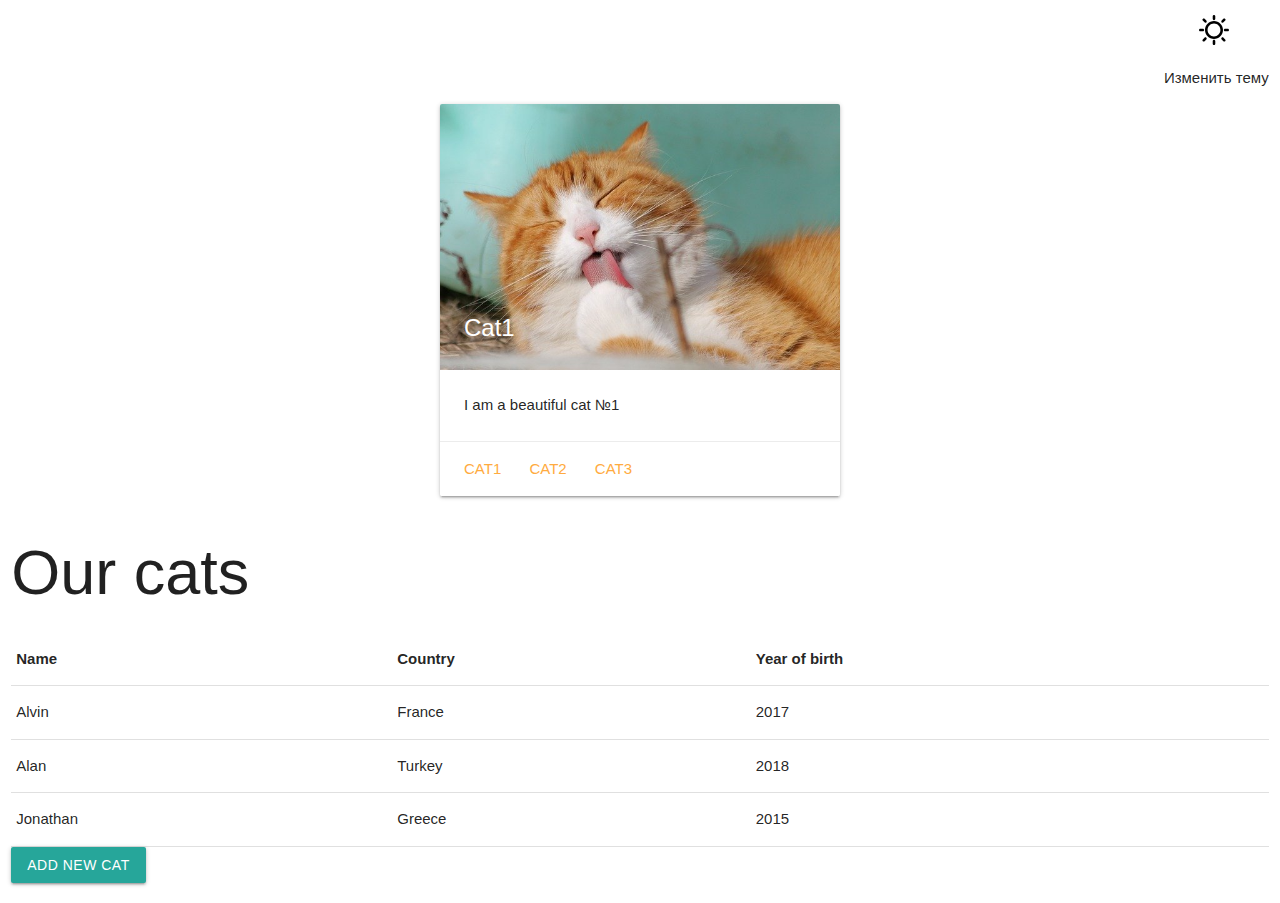
<file: 10/index.html>
<!DOCTYPE html>
<html lang="en">

<head>
    <meta charset="UTF-8">
    <meta name="viewport" content="width=device-width, initial-scale=1.0">
    <meta http-equiv="X-UA-Compatible" content="ie=edge">
    <title>Document</title>
    <link rel="stylesheet" href="./lib/materialize.min.css">
    <link rel="stylesheet" href="./styles/style.css">
</head>

<body>



    <div class="row">
        <div class="col s12 m12">
            <div id="switcher">
                <img src="./images/sun.svg" alt="sun">
                <p id="change-switcher" onclick="changeTheme()">Изменить тему</p>
            </div>


            <div class="card">
                <div class="card-image">
                    <img src="images/cat1.jpg" id="current-cat">
                    <span class="card-title" id="current-title">Cat1</span>
                </div>
                <div class="card-content" id="current-content">
                    <p>I am a beautiful cat №1</p>
                </div>
                <div class="card-action">
                    <a href="#" onclick="changePirctureInitial1()">cat1</a>
                    <a href="#" onclick="changePirctureInitial2()">cat2</a>
                    <a href="#" onclick="changePirctureInitial3()">cat3</a>
                </div>
            </div>

            <h1>Our cats</h1>

            <table>
                <thead>
                    <tr>
                        <th>Name</th>
                        <th>Country</th>
                        <th>Year of birth</th>
                    </tr>
                </thead>

                <tbody id="cat-info">
                    <tr>
                        <td>Alvin</td>
                        <td>France</td>
                        <td>2017</td>
                    </tr>
                    <tr>
                        <td>Alan</td>
                        <td>Turkey</td>
                        <td>2018</td>
                    </tr>
                    <tr>
                        <td>Jonathan</td>
                        <td>Greece</td>
                        <td>2015</td>
                    </tr>
                </tbody>
            </table>

            <a class="waves-effect waves-light btn" onclick="changeInfoCat()">Add new cat</a>
        </div>


    </div>


    <script src="./script.js"></script>
</body>

</html>
</file>
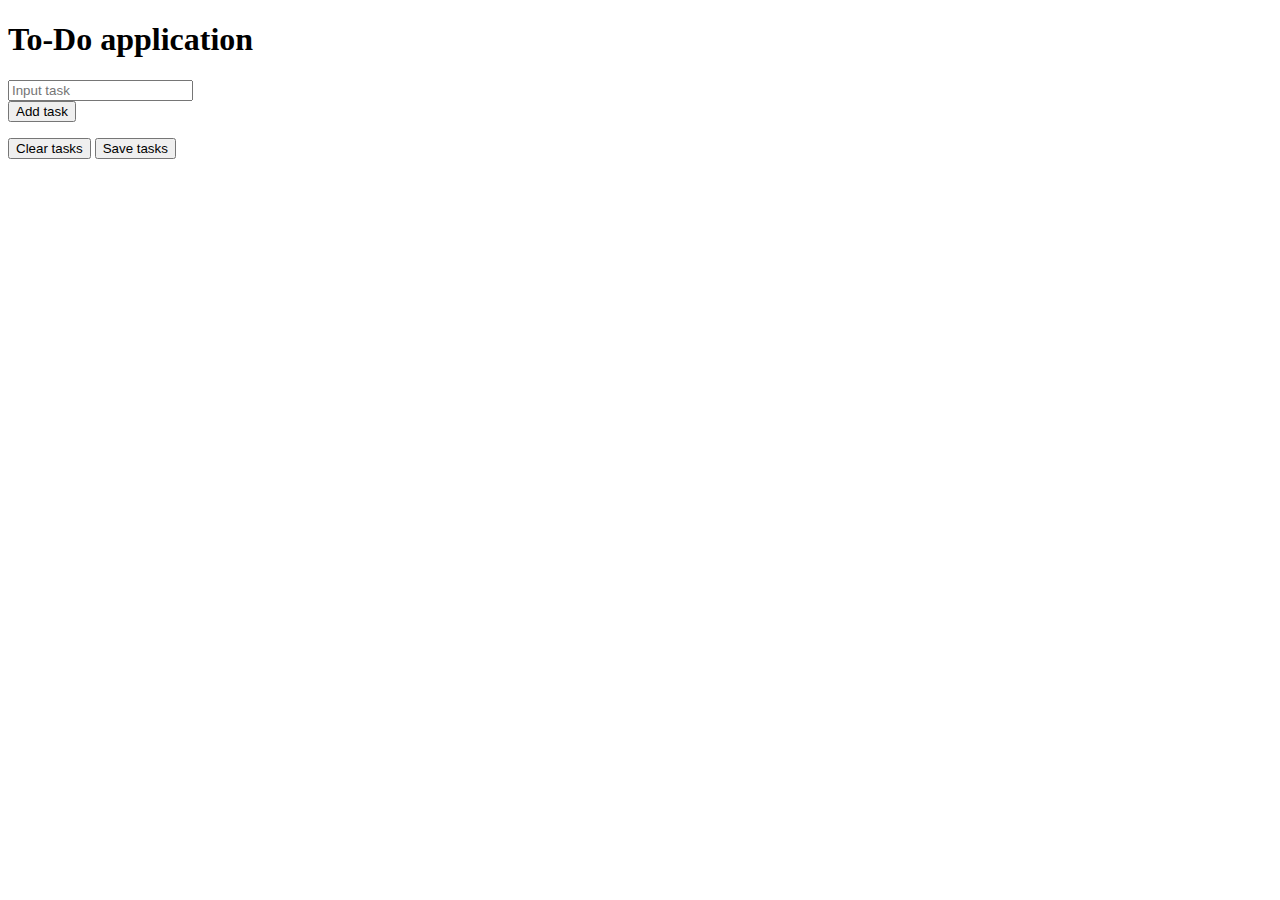
<file: home 18/index.html>
<!DOCTYPE html>
<html lang="en">

<head>
    <meta charset="UTF-8">
    <meta name="viewport" content="width=device-width, initial-scale=1.0">
    <title>To-Do app</title>
    <link href="https://cdn.jsdelivr.net/npm/bootstrap@5.0.1/dist/css/bootstrap.min.css" rel="stylesheet" integrity="sha384-+0n0xVW2eSR5OomGNYDnhzAbDsOXxcvSN1TPprVMTNDbiYZCxYbOOl7+AMvyTG2x" crossorigin="anonymous">
    <link rel="stylesheet" href="./style/style.css">
</head>

<body>
    <h1 class="text-center">To-Do application</h1>

    <div class="container">
        <div class="row g-3">
            <div class="col-8">
                <input type="text" class="form-control" id="inputTask" placeholder="Input task">
            </div>
            <button class="btn btn-primary col-4" id="btn-add">Add task</button>
        </div>

        <ul class="row g-3 real" id="list">
            <li>Task1 <span>Delete</span></li>
            <li>Task2 <span>Delete</span></li>
            <li>Task3 <span>Delete</span></li>

        </ul>

        <button class="btn btn-primary col-3" id="btn-clear">Clear tasks</button>
        <button class="btn btn-primary col-3" id="btn-save">Save tasks</button>
    </div>

    <script src="./script/script.js"></script>
</body>

</html>
</file>
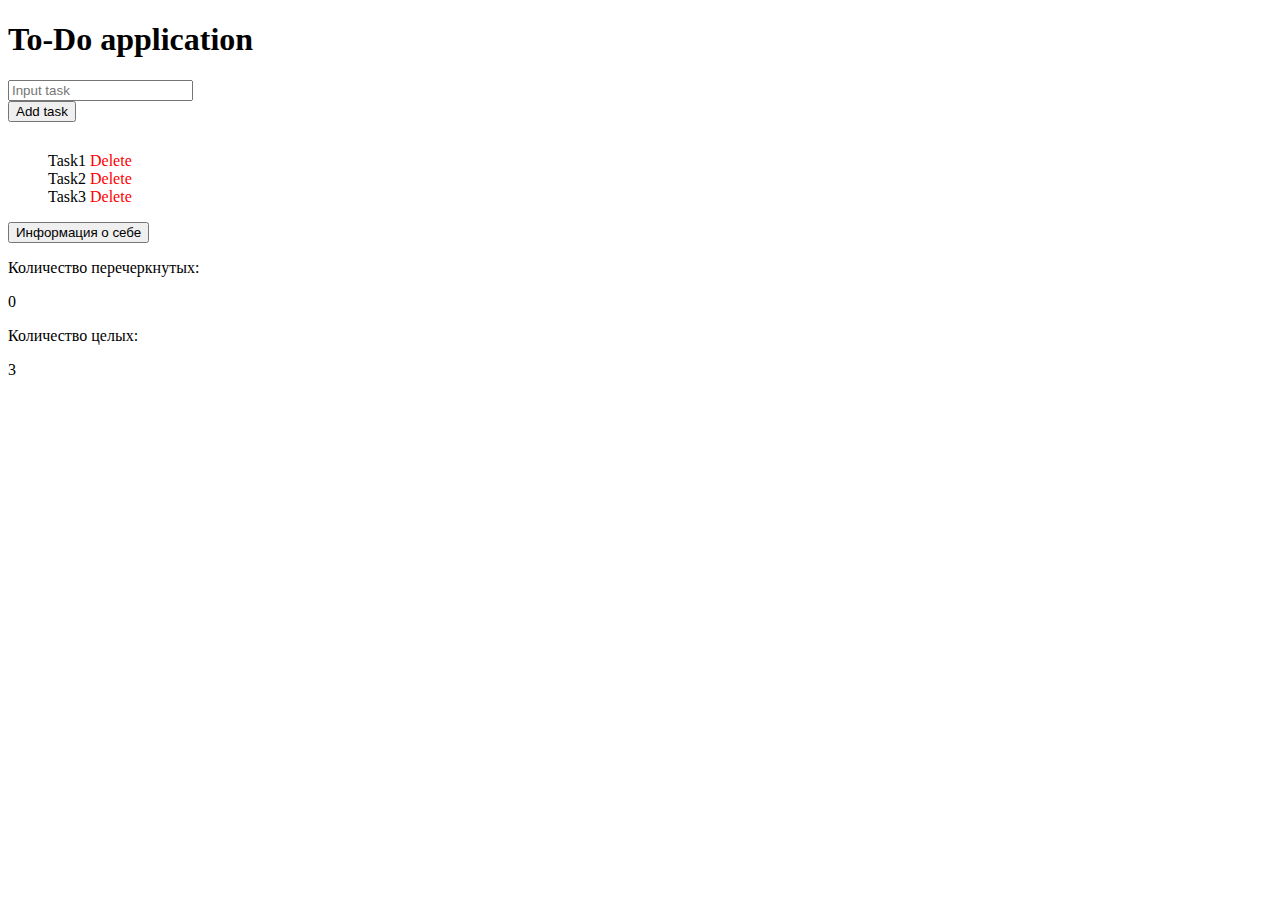
<file: practice11_todo/index.html>
<!DOCTYPE html>
<html lang="en">

<head>
    <meta charset="UTF-8">
    <meta name="viewport" content="width=device-width, initial-scale=1.0">
    <title>To-Do app</title>
    <link href="https://cdn.jsdelivr.net/npm/bootstrap@5.0.1/dist/css/bootstrap.min.css" rel="stylesheet" integrity="sha384-+0n0xVW2eSR5OomGNYDnhzAbDsOXxcvSN1TPprVMTNDbiYZCxYbOOl7+AMvyTG2x" crossorigin="anonymous">
    <link rel="stylesheet" href="./style/style.css">
</head>

<body>
    <h1 class="text-center">To-Do application</h1>

    <div class="container">
        <div class="row g-3">
            <div class="col-8">
                <input type="text" class="form-control" id="inputTask" placeholder="Input task">
                <p id="error1">ошибка ввода</p>
            </div>
            <button class="btn btn-primary col-4" id="btn-add">Add task</button>
        </div>

        <ul class="row g-3" id="list">
            <li>Task1 <span>Delete</span></li>
            <li>Task2 <span>Delete</span></li>
            <li>Task3 <span>Delete</span></li>
        </ul>
        <button id="open_info">Информация о себе</button>
        <br>
        <div class="search">
            <p>Количество перечеркнутых:</p>
            <p id="lengthStr">0</p>
        </div>
        <div class="search2">
            <p>Количество целых:</p>
            <p id="lengthStr2">0</p>
        </div>
        <div id="my_modal" class="modal">

            <div class="modal_content">
                <span class="close_modal_window">×</span>

            </div>

        </div>
    </div>

    <script src="./script.js"></script>
</body>

</html>
</file>
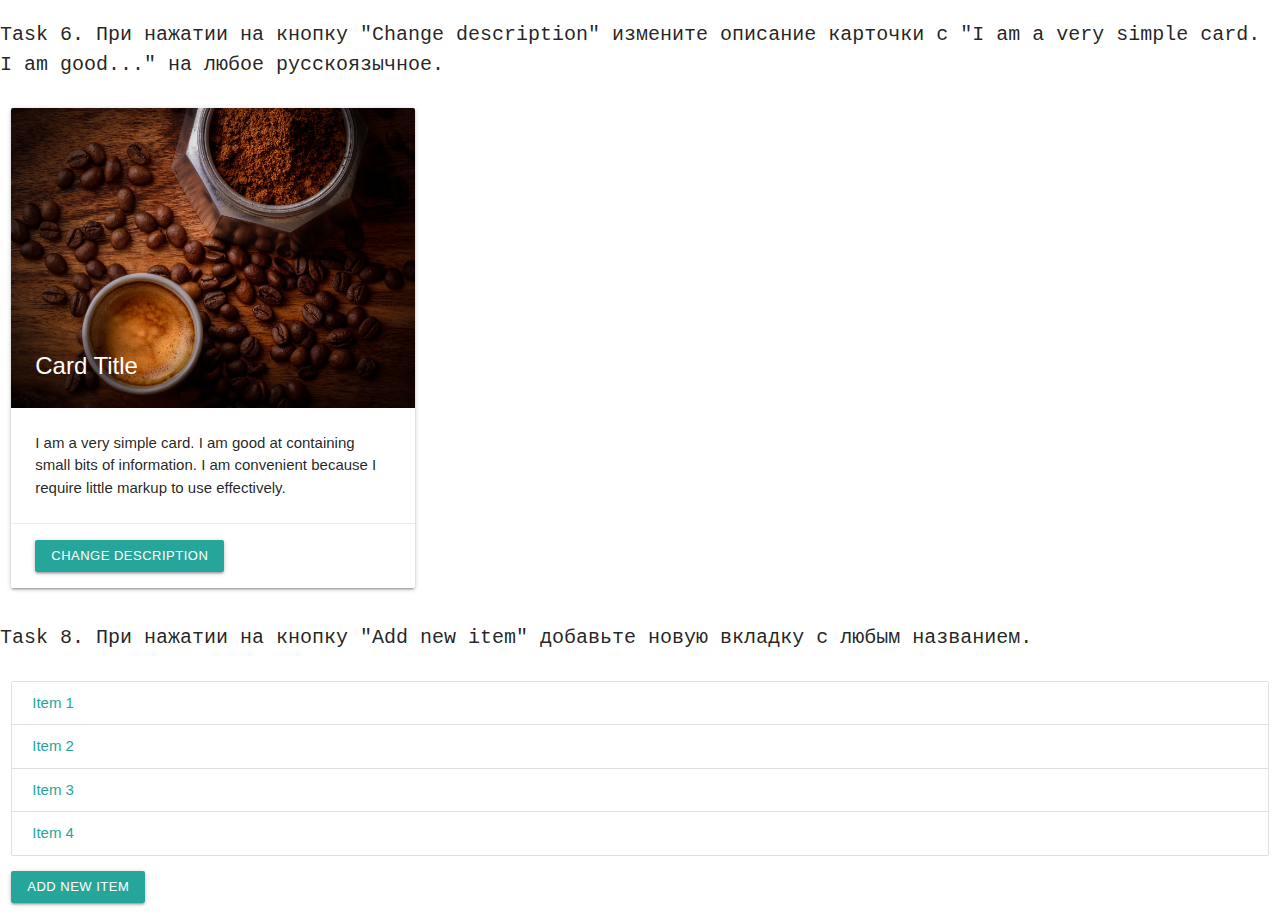
<file: 10/10 доп дз/index.html>
<!DOCTYPE html>
<html lang="en">

<head>
    <meta charset="UTF-8">
    <meta http-equiv="X-UA-Compatible" content="IE=edge">
    <meta name="viewport" content="width=device-width, initial-scale=1.0">
    <title>Document</title>
    <link rel="stylesheet" href="./lib/materialize.min.css">
    <link href="https://fonts.googleapis.com/icon?family=Material+Icons" rel="stylesheet">
    <link rel="stylesheet" href="styles/style.css">
</head>

<body>





    <!--------------Task6-------------->


    <pre>Task 6. При нажатии на кнопку "Change description" измените описание карточки с "I am a very simple card. I am good..." на любое русскоязычное.</pre>

    <div class="row">
        <div class="col s12 m4">
            <div class="card first_task">
                <div class="card-image">
                    <img src="images/photo1.jpg" id="current-img">
                    <span class="card-title" id="card2-title">Card Title</span>
                </div>
                <div class="card-content">

                    <p id="description">I am a very simple card. I am good at containing small bits of information. I am convenient because I require little markup to use effectively.</p>
                </div>
                <div class="card-action">
                    <a class="waves-effect waves-light btn-small" onclick="changeTitle1()">Change description</a>
                </div>
            </div>
        </div>
    </div>


    <!--------------Task8-------------->

    <pre>Task 8. При нажатии на кнопку "Add new item" добавьте новую вкладку с любым названием.</pre>

    <div class="row">
        <div class="col s12">
            <div class="collection">
                <a href="#!" class="collection-item">Item 1</a>
                <a href="#!" class="collection-item">Item 2</a>
                <a href="#!" class="collection-item">Item 3</a>
                <a href="#!" class="collection-item">Item 4</a>
            </div>

            <a class="waves-effect waves-light btn-small" onclick="changeTitle2()">Add new Item</a>
        </div>
    </div>



    <script src="script.js"></script>

</body>

</html>
</file>
<file: 10/styles/style.css>
.card{
    max-width: 400px;
    margin: 0 auto;
}

#switcher{
    padding-top: 15px;
    width: 100%;
    text-align: right;
}

#switcher img{
    width: 30px;
    margin-right: 40px;
}

#change-switcher{
    cursor: pointer;
}
</file>
<file: home 18/style/style.css>
ul{
    list-style-type: none;
}

span{
    color: red;
    cursor: pointer;
   /*  border: 1px solid red; */
}

#list li:first-child{
    margin-top: 30px;
}
</file>
<file: practice11_todo/style/style.css>
ul {
    list-style-type: none;
}

span {
    color: red;
    cursor: pointer;
    /*  border: 1px solid red; */
}

#list li:first-child {
    margin-top: 30px;
}

.modal {
    display: none;
    position: fixed;
    z-index: 1;
    left: 100;
    top: 100;
    width: 100%;
    height: 200px;
    overflow: auto;
    background-color: rgba(20, 181, 44, 0.6);
    z-index: 1000;
}

.modal .modal_content {
    background-color: #0eb327;
    margin: 15% auto;
    padding: 10px;
    border: 1px solid rgb(184, 34, 34);
    width: 80%;
    z-index: 99999;
}

.modal .modal_content .close_modal_window {
    color: rgb(51, 204, 27);
    float: center;
    font-size: 60px;
    font-weight: bold;
    cursor: pointer;
}

#error1 {
    display: none;
}

.modal_open {
    display: block;
    top: 150px;
}

.text_strok {
    text-decoration: line-through #000 !important;
}
</file>
<file: 10/10 доп дз/styles/style.css>
.container1{
    display: grid;
    width: 500px;
    height: 500px;
    grid-template-rows: repeat(5,1fr);
    grid-template-columns: repeat(5,100px);
    /* grid-row: 1fr 1fr 1fr 1fr 1fr;
    grid-column: 100px 100px 100px 100px 100px;
     */grid-row-gap: 10px;
    grid-column-gap: 10px;
    
}

.container1 div{
    background-color: antiquewhite;
}

.tree__films li{
    padding-left: 30px;
}

pre{
    font-size: 20px;
    white-space: normal;
}

.todo__list li{
    display: flex;
}

.todo__list .name{
    color: blue;
}

.club-image img{
    max-width: 100%;
    height: 360px;
    object-fit: cover;
}

.input-field>label{
    position: relative;
}

.first_task img{
    height: 300px;
    object-fit: cover;
}
</file>
